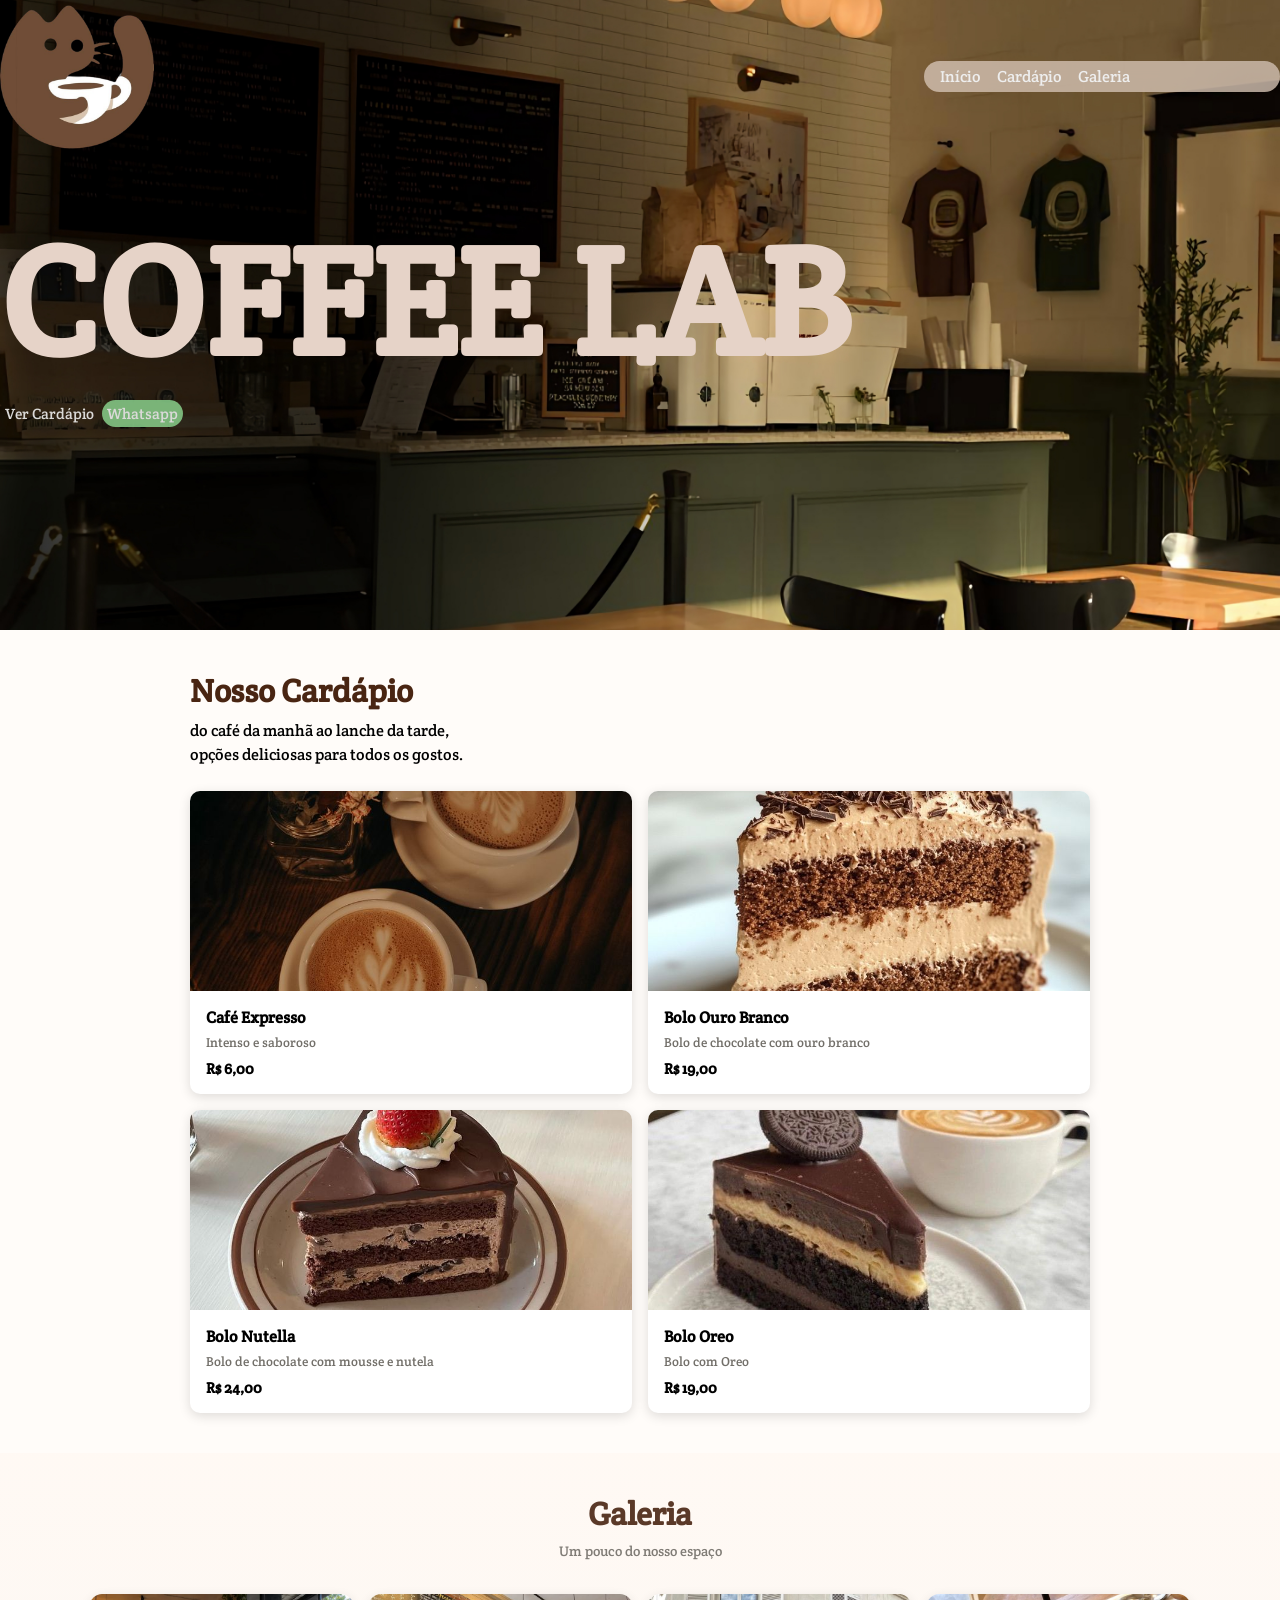
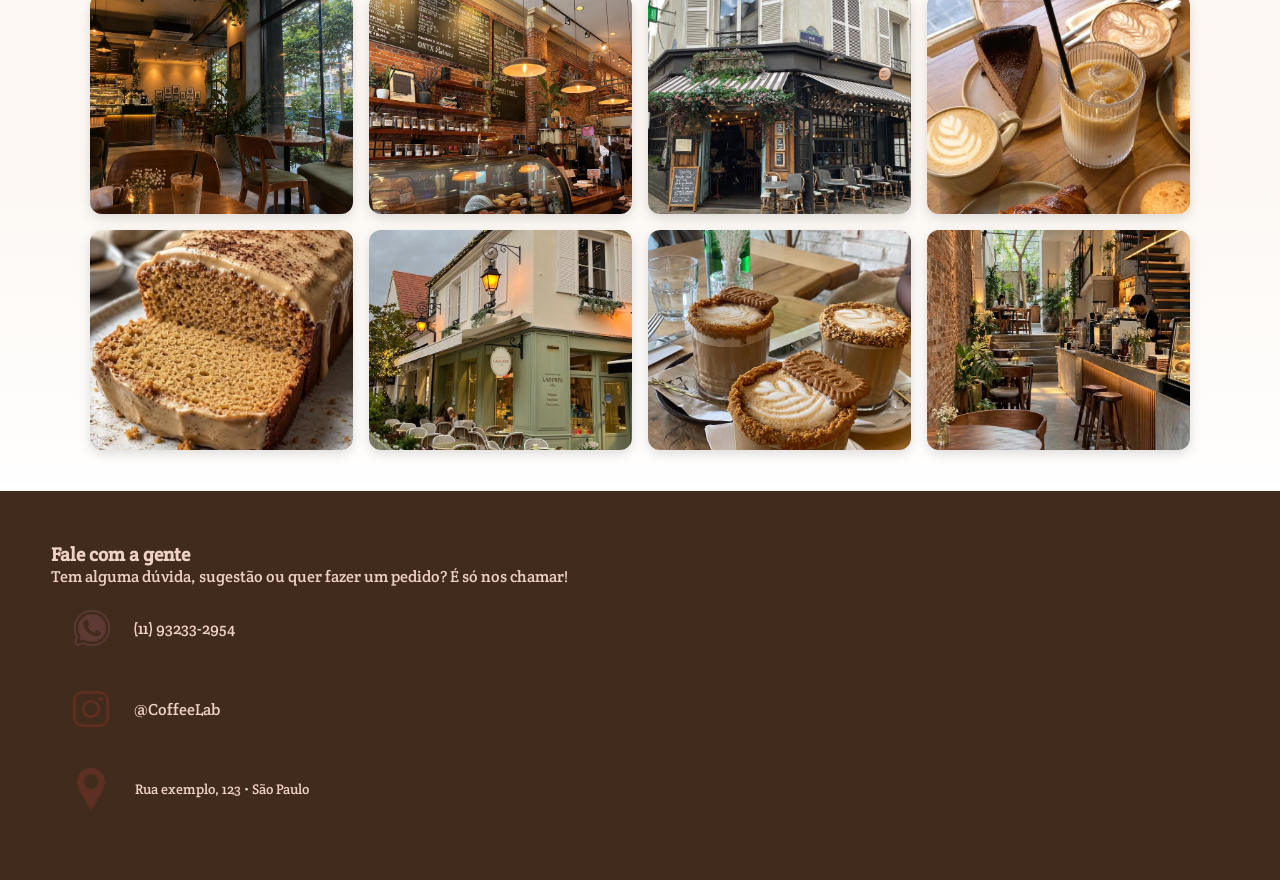
<file: index.html>
<!DOCTYPE html>
<html>

<head>
  <html lang="pt-br">
  <meta charset="UTF-8">
  <meta name="viewport" content="width=device-width, initial-scale=1">
<link rel="preconnect" href="https://fonts.googleapis.com">
<link rel="preconnect" href="https://fonts.gstatic.com" crossorigin>
<link href="https://fonts.googleapis.com/css2?family=Crete+Round:ital@0;1&display=swap" rel="stylesheet">
  <link rel="stylesheet" href="style.css">
  <title>Coffeelab</title>
</head>

<body>
  <header>
    
    <img src="logo.png" alt="logo" /> 
    <nav>
      <ul>
        <li><a href="#inicio">Início</a></li>
        <li><a href="#cardapio">Cardápio</a></li>
        <li><a href="#galeria">Galeria</a></li>
      </ul>
    </nav>
  </header>
  
<!--SECAO1-->
<section class="secao1" id="inicio">
  <h1>COFFEE LAB</h1>
<div class="divBotao">
  <button class="botao1"><a href="/assets/cardapio.pdf">Ver Cardápio</a></button>
  <button class="botao2"><a href="https://wa.me/5511932332954?text=" target="_blank" class="whatsapp-btn">
    Whatsapp 
</a>
</button>
</div>
</section> 

<!--SECAO2-->
<section class="secao2" id="cardapio">
  <div class="text1">
    <h2>Nosso Cardápio</h2>
    <p>do café da manhã ao lanche da tarde,<br>
    opções deliciosas para todos os gostos.</p>
  </div>

  <div class="divCards">
    <!-- Card 1 -->
    <div class="divCafe">
      <img src="cafe.jpg" alt="Café Expresso" />
      <div class="info">
        <h3>Café Expresso</h3>
        <p>Intenso e saboroso</p>
        <strong>R$ 6,00</strong>
      </div>
    </div>

    <!-- Card 2 -->
    <div class="divCafe">
      <img src="bolo.jpg" alt="Bolo" />
      <div class="info">
        <h3>Bolo Ouro Branco</h3>
        <p>Bolo de chocolate com ouro branco</p>
        <strong>R$ 19,00</strong>
      </div>
    </div>

    <!-- Card 3 -->
    <div class="divCafe">
      <img src="bolomorango.jpg" alt="Bolo com morango" />
      <div class="info">
        <h3>Bolo Nutella</h3>
        <p>Bolo de chocolate com mousse e nutela</p>
        <strong>R$ 24,00</strong>
      </div>
    </div>

    <!-- Card 4 -->
    <div class="divCafe">
      <img src="oreo.jpg" alt="Café" />
      <div class="info">
        <h3>Bolo Oreo</h3>
        <p>Bolo com Oreo</p>
        <strong>R$ 19,00</strong>
      </div>
    </div>
  </div>
</section>


<!--SECAO3-->
<section class="secao3" id="galeria">
<h2>Galeria</h2>
<p>Um pouco do nosso espaço</p>

<div class="galeria-grid">
  <img src="local.jpg" alt="local" />
  <img src="recepcao.jpg" alt="recepção" />
  <img src="frente.jpg" alt="frente" />
  <img src="comidacafe.jpg" alt="comida" />
  <img src="paozao.jpg" alt="pão" />
  <img src="local2.jpg" alt="lugar " />
  <img src="coracao.jpg" alt="bebidas" />
  <img src="localal.jpg" alt="lugar" />
</div>
</section>

<!--SECAO4-->
<section class="secao4">
  <h3>Fale com a gente</h3>
  <p>Tem alguma dúvida, sugestão ou quer fazer um pedido? É só nos chamar!</p>
  <div class="links">
    <div class="whats">
      <img src="whats.png" alt="" />
      <p>(11) 93233-2954</p>
    </div>
    <div class="instagram">
      <img src="inst.png" alt="" />
      <p><a href="https://www.instagram.com/venti5101_?rpxt=MWZoNHdydzkydTdzNg==" class="instag">@CoffeeLab</a></p>
    </div>
    <div class="localiz">
      <img src="gps.png" alt="" />
      <p>Rua exemplo, 123 • São Paulo</p>
    </div>
  </div>
  
</section>

</body>
</html>
</file>
<file: style.css>
* {
 margin: 0;
 padding: 0;
 box-sizing: border-box;
}

body{
  font-family: "Crete Round";
}

header{
  width: 100%;
  display: flex;
  flex-direction: row;
  justify-content: space-between;
  align-items: center;
  position: fixed;
  z-index: 999;
  
  img{
    width: 12%;
  }
  ul{
    display: flex;
    padding: 5px 150px 5px 16px;
    gap: 16px;
    list-style: none;
    background-color: #DCCBBDBD;
    border-radius: 16px;
    backdrop-filter: blur(20px);
  }
}

.secao1{
  width: 100%;
  height: 70vh;
  background-image: url(jojo.jpg);
  background-size: cover;
  background-position: center;
  display: flex;
  flex-direction: column;
  justify-content: center;
  
  h1{
    font-size: 12vw;
    color: #E6D3C8;
  }
}

button {
 width: 20px
 display flex;
 justify-items: center;
 align-items: center;
 border-radius: 40px;
 border: none;
 outline: none;
 font-size: 16px;
 opacity: 0.9;
 transition: all .3s;
 font-size: 15px;
 font-family: "Crete Round";
}


button:hover{
opacity: 1; 
}

.divBotoes{
  width: 32%
}

.botao1{
  font-size: 15px;
  padding: 4px 5px 4px 5px;
  background-color: #42445A00;
  color:  #C59D83;
}

.botao2{
  background-color: #83C584;
  color: #EEEEEE;
  padding: 4px 5px 4px 5px;
  font-size: 15px;
}

.secao2 {
  background: #FFFCF9;
  width: 100%;
  min-height: 35vh; /* Usa min-height em vez de height para crescer com o conteúdo e os cards não sumirem */
  display: flex;
  flex-direction: column; /* Coloca o texto em cima e os cards embaixo */
  align-items: center; /* Centraliza a caixa do texto e o bloco de cards na página */
  padding: 40px 20px;
  box-sizing: border-box;
}

.text1 {
  display: flex;
  flex-direction: column;
  align-items: flex-start; /* Alinha o texto à esquerda (não no centro da tela) */
  margin-bottom: 24px;
  width: 100%;
  max-width: 900px; /* Garante que fique alinhado com o limite dos cards */

  h2 {
    font-size: 32px;
    color: #492512;
    margin: 0;
  }

  p {
    margin-top: 8px;
    font-size: 16px;
    line-height: 1.5;
  }
}

.divCards {
  display: flex;
  gap: 16px;
  flex-wrap: wrap;
  justify-content: center;
  width: 100%;
  max-width: 900px; /* Permite que os cards fiquem bem distribuídos no PC */
}

.divCafe {
  background: white;
  border-radius: 10px;
  overflow: hidden;
  box-shadow: 0 3px 12px #0002;
  width: 100%; /* No celular ocupa a largura total */
  box-sizing: border-box;

  img { 
    width: 100%;
    display: block;
    object-fit: cover;
    height: 200px;
  }
}

.info {
  padding: 16px;

  h3 {
    margin: 0 0 6px;
    font-size: 16px;
  }

  p {
    font-size: 13px;
    color: #66635CEB;
    margin-bottom: 8px;
  }

  strong {
    margin-top: 8px;
    display: block;
    font-size: 15px;
  }
}

/* No tablet e computador, fica no formato 2x2 */
@media (min-width: 600px) {
  .divCafe {
    width: calc(50% - 8px); /* 2 cards por linha */
  }
}


.secao3{
  width: 100%;
  height:70vh;
  
  h2, p{
  z-index: 500;  
  opacity: 0.9;
  }
}


.secao3 {
  padding: 40px 20px;
  background: #FFFCF9;
  text-align: center;
  position: relative;

  h2 {
    font-size: 32px;
    color: #492512;
    margin-bottom: 8px;
  }

  p {
    font-size: 14px;
    color: #66635CEB;
    margin-bottom: 24px;
  }
}

.galeria-grid {
  /* No celular: vira carrossel horizontal para poder arrastar pro lado */
  display: flex;
  gap: 16px;
  overflow-x: auto;
  padding: 10px 0;
  scroll-snap-type: x mandatory;
  scroll-behavior: smooth;
  -webkit-overflow-scrolling: touch; /* Deixa a rolagem bem leve no iPhone */

  /* Esconde a barra de rolagem no celular para ficar limpo */
  &::-webkit-scrollbar {
    display: none;
  }

  img {
    flex: 0 0 260px; /* Tamanho fixo de cada foto no celular */
    height: 200px;
    object-fit: cover;
    border-radius: 12px;
    box-shadow: 0 4px 12px #0002;
    scroll-snap-align: start;
    transition: transform 0.3s ease, box-shadow 0.3s ease;

    &:hover {
      transform: scale(1.03);
      box-shadow: 0 8px 20px #0003;
    }
  }
  z-index: 900;
}

/* No computador (telas maiores que 768px): vira uma grade normal */
@media (min-width: 768px) {
  .galeria-grid {
    display: grid;
    grid-template-columns: repeat(auto-fit, minmax(220px, 1fr));
    overflow-x: visible;
    max-width: 1100px;
    margin: 0 auto;

    img {
      flex: unset; /* Remove o tamanho fixo do carrossel */
      width: 100%;
      height: 220px;
    }
  }
}

.secao4{
  background-color: #412B1C;
  color: #EED2C4;
  padding: 4%;
  margin-top: 8px;
  
  
  .whats{
    display: flex;
    align-items: center;
    img{
      width: 82px;
    }
  }
  
    .instagram{
    display: flex;
    align-items: center;
    padding: 11px;
    gap: 14px;
    color: #EED2C4;
    img{
      width: 58px;
    }
  }
    .localiz{
    display: flex;
    align-items: center;
    padding: 9px;
    gap: 13px;
    font-size: 14px;
    img{
      width: 62px;
    }
  }
}


img{
  width: 32%;
}

a{
  color: #EEEEEE;
  text-decoration: none;
}
.instag{
  color:  #EED2C4;
}

html{
 scroll-behavior: smooth;
}

.secao3:before {
 content: "";
 width: 100%;
 height: 100%;
 background: linear-gradient(#FFF8F2B5, #DBB2920F, #FFFFFFD4);
 position: absolute;
 top: 0;
 left: 0;
}

img, p, i, h1, h2, h3 {
  z-index: 990;
}
</file>
